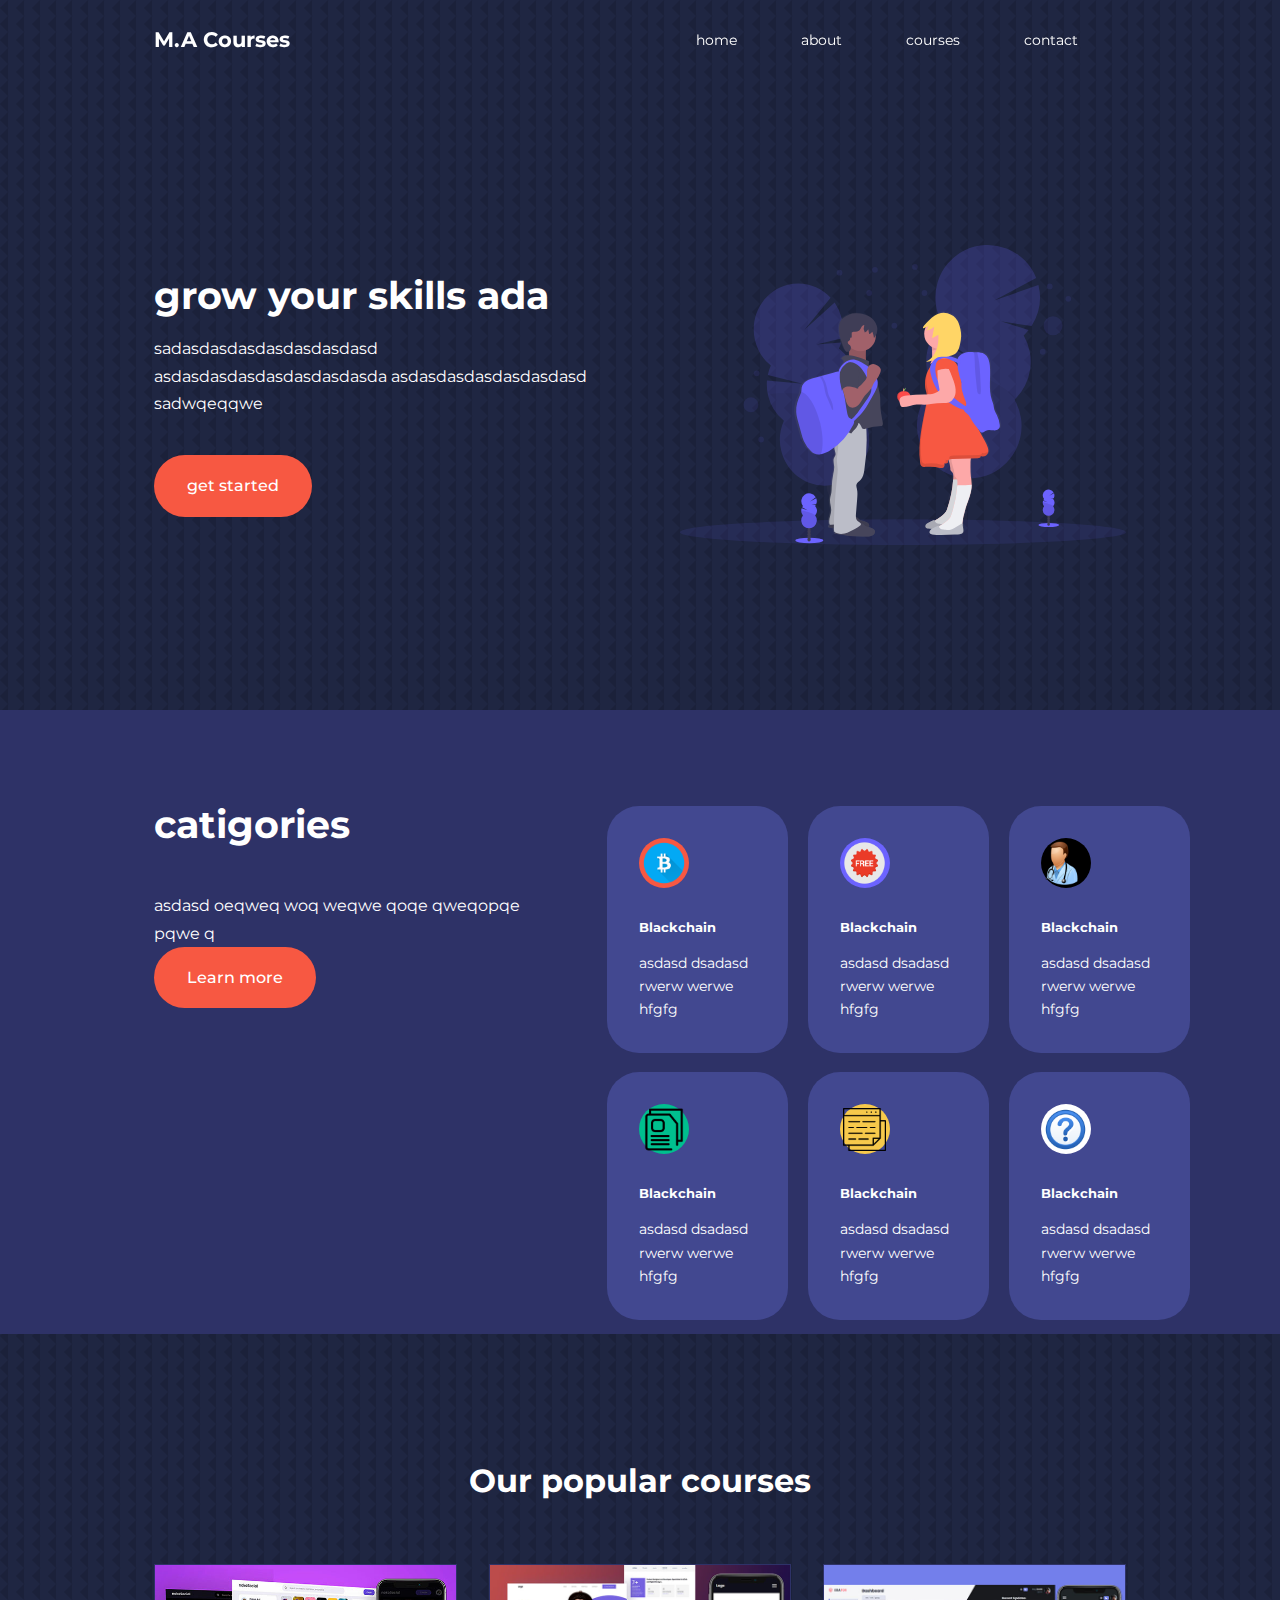
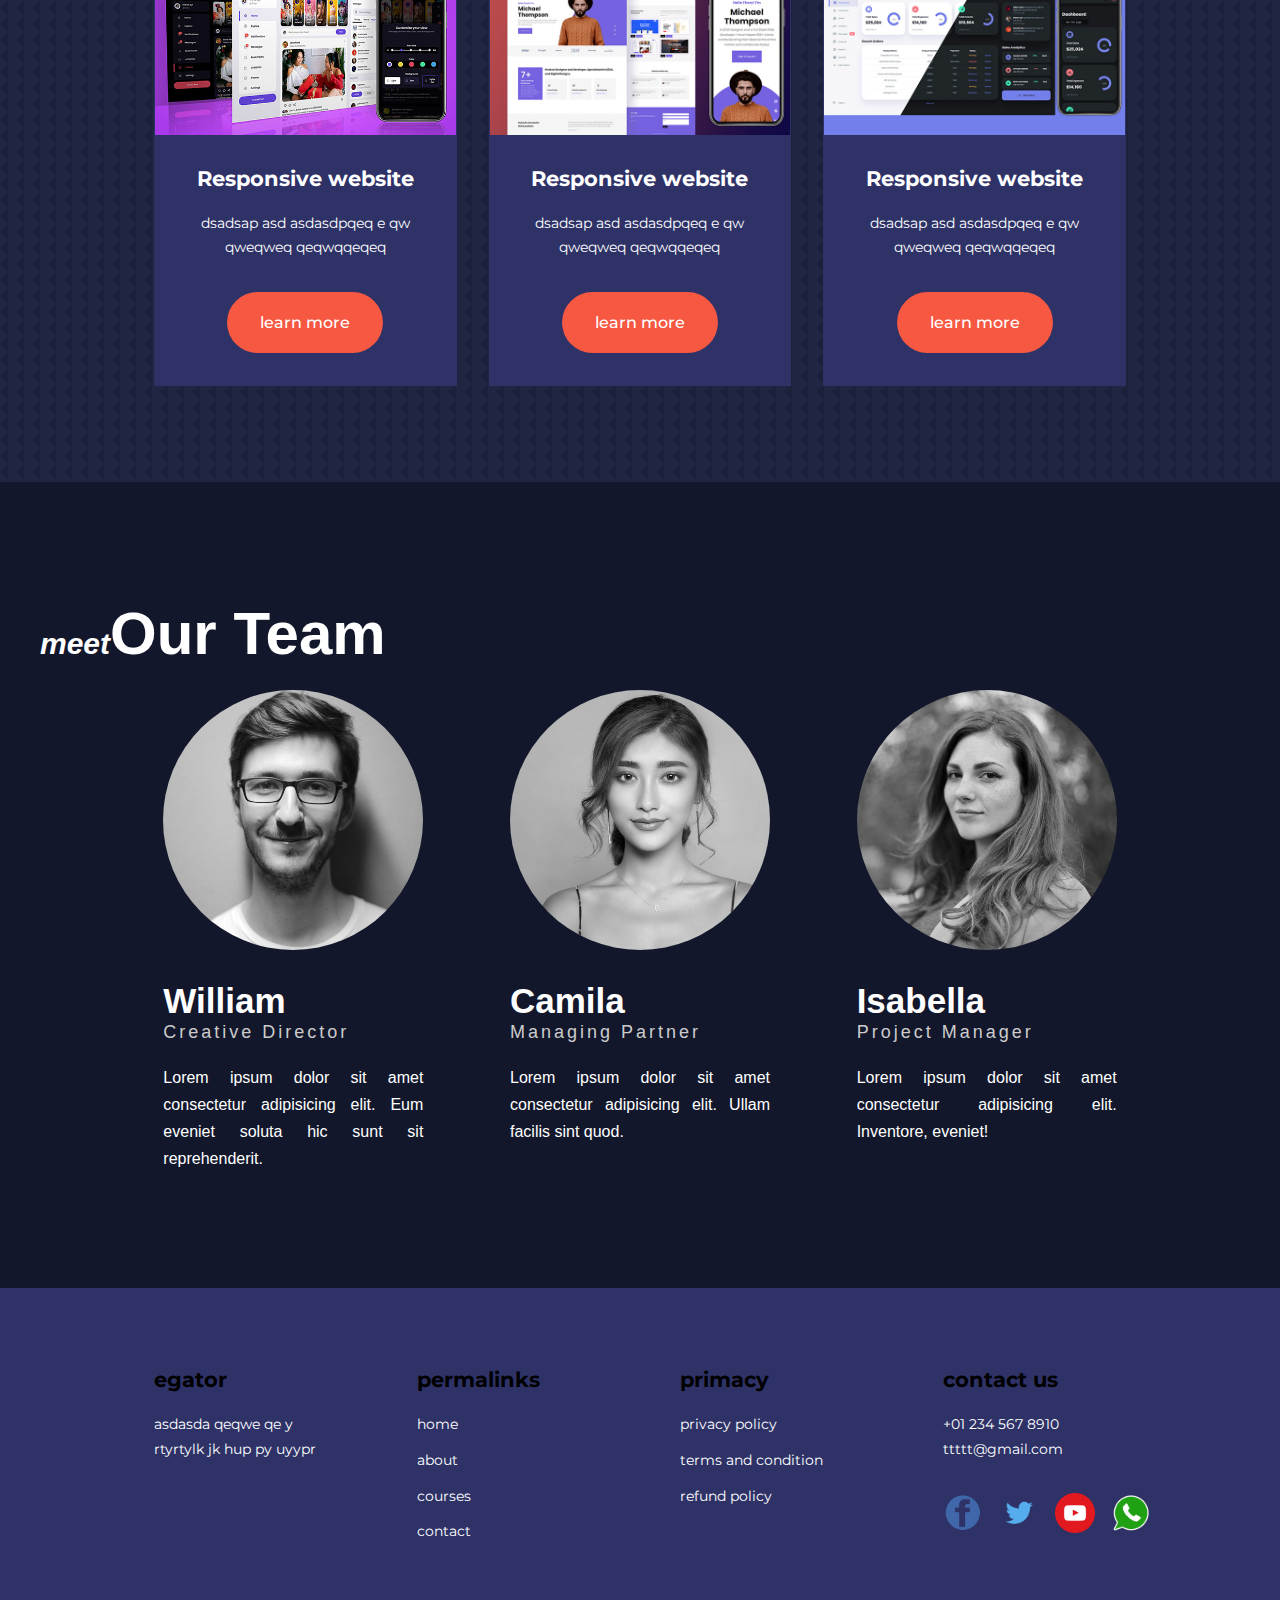
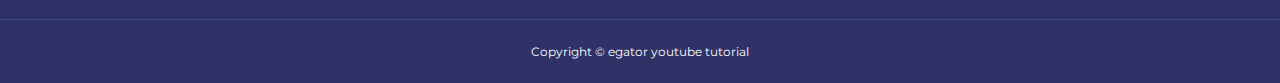
<file: index.html>
<!DOCTYPE html>
<html lang="en">
<head>
    <meta charset="UTF-8">
    <meta http-equiv="X-UA-Compatible" content="IE=edge">
    <meta name="viewport" content="width=device-width, initial-scale=1.0">
    <title>main page</title>

    <link
    rel="stylesheet"
    href="https://cdn.jsdelivr.net/npm/swiper@8/swiper-bundle.min.css"
  />
  <link rel="stylesheet" href="https://unicons.iconscout.com/release/v2.1.6/css/unicons.css">

    <link rel="stylesheet" href="./css/style.css">
    <link rel="stylesheet" href="https://cdnjs.cloudflare.com/ajax/libs/font-awesome/5.15.4/css/all.min.css">
    <link rel="preconnect" href="https://fonts.googleapis.com">
<link rel="preconnect" href="https://fonts.gstatic.com" crossorigin>
<link href="https://fonts.googleapis.com/css2?family=Montserrat:wght@300;400;500;600;700;800;900&display=swap" rel="stylesheet">
<style>
    body {
        background-image: url("./images/bg-texture.png");
    }
</style>
</head>
<body>
    <nav>
        <div class=" container  nav-container">
            <a href="index.html"><h4>M.A Courses</h4></a>
            <ul class="nav-menu">
                <li><a href="index.html">home</a></li>
                <li><a href="about.html">about</a></li>
                <li><a href="course.html">courses</a></li>
                <li><a href="contact.html">contact</a></li>
            </ul>
            <button id="open-menu-btn"><i class="uil uil-bars"></i></button>
            <button id="close-menu-btn"><i class="uil uil-multiply"></i></button>
        </div>
    </nav>
    <!---------------END OF NAVBAR-------------------->




    <header>
        <div class="container  header-container">
            <div class="header-left">
                <h1>grow your skills ada</h1>
                <p>sadasdasdasdasdasdasdasd asdasdasdasdasdasdasdasda asdasdasdasdasdasdasd sadwqeqqwe</p>
                <a href="course.html" class="btn  btn-primary">get started</a>
            </div>

            <div class="header-right">
                <div class="header-right-image">
                    <img src="./images/header.svg" alt="">
                </div>
            </div>
        </div>
    </header>
  <!---------------END OF HEADER-------------------->





  <section class="categories">
    <div class="container categories-container">
        <div class="catigories-left">
            <h1>catigories</h1>
            <p>asdasd oeqweq woq weqwe qoqe qweqopqe pqwe q</p>
            <a href="#" class="btn btn-primary">Learn more</a>
        </div>

        <div class="categories-right">
            <article class="category">
                <span class="category-icon"><img src="./images/Bitcoin.png" alt=""></span>
                <h5>Blackchain</h5>
                <p>asdasd dsadasd  rwerw  werwe  hfgfg</p>
            </article>
            <article class="category">
                <span class="category-icon"><img src="./images/free.png" alt=""></span>
                <h5>Blackchain</h5>
                <p>asdasd dsadasd  rwerw  werwe  hfgfg</p>
            </article>
            <article class="category">
                <span class="category-icon"><img src="./images/Doctor.png" alt=""></span>
                <h5>Blackchain</h5>
                <p>asdasd dsadasd  rwerw  werwe  hfgfg</p>
            </article>
            <article class="category">
                <span class="category-icon"><img src="./images/cv.png" alt=""></span>
                <h5>Blackchain</h5>
                <p>asdasd dsadasd  rwerw  werwe  hfgfg</p>
            </article>
            <article class="category">
                <span class="category-icon"><img src="./images/course new.png" alt=""></span>
                <h5>Blackchain</h5>
                <p>asdasd dsadasd  rwerw  werwe  hfgfg</p>
            </article>
            <article class="category">
                <span class="category-icon"><img src="./images/Help.png" alt=""></span>
                <h5>Blackchain</h5>
                <p>asdasd dsadasd  rwerw  werwe  hfgfg</p>
            </article>
        </div>
    </div>
  </section>
  <!---------END OF CATEGORIES-->


  <section class="courses">
    <h2>Our popular courses</h2>
    <div class="container courses-container" >
       <article class="course">
        <div class="course-image">
            <img src="./images/course1.jpg">
        </div>
            <div class="course-info">
                 <h4>Responsive website</h4>
                 <p>dsadsap asd asdasdpqeq e qw qweqweq qeqwqqeqeq</p>
                 <a href="course.html" class="btn btn-primary">learn more</a>
            </div>
        
       </article>

       <article class="course">
        <div class="course-image">
            <img src="./images/course2.jpg">
        </div>
        <div class="course-info">
            <h4>Responsive website</h4>
            <p>dsadsap asd asdasdpqeq e qw qweqweq qeqwqqeqeq</p>
            <a href="course.html" class="btn btn-primary">learn more</a>
        </div>
        
       </article>

       <article class="course">
        <div class="course-image">
            <img src="./images/course3.jpg">
        </div>
           <div class="course-info">
            <h4>Responsive website</h4>
            <p>dsadsap asd asdasdpqeq e qw qweqweq qeqwqqeqeq</p>
            <a href="course.html" class="btn btn-primary">learn more</a>
           </div>
       
       </article>
    </div>
  </section>
 <!---------END OF COURSES-->

<section class="our-team">
    <div class="ttt">
        <h1 class="hhh"><span>meet</span>Our Team</h1>
    
        <div class="profiles">
          <div class="profile">
            <img src="./images/img1.jpg" class="profile-img">
    
            <h3 class="user-name">William</h3>
            <h5>Creative Director</h5>
            <p>Lorem ipsum dolor sit amet consectetur adipisicing elit. Eum eveniet soluta hic sunt sit reprehenderit.</p>
          </div>
          <div class="profile">
            <img src="./images/img2.jpg" class="profile-img">
    
            <h3 class="user-name">Camila</h3>
            <h5>Managing Partner</h5>
            <p>Lorem ipsum dolor sit amet consectetur adipisicing elit. Ullam facilis sint quod.</p>
          </div>
          <div class="profile">
            <img src="./images/img3.jpg" class="profile-img">
    
            <h3 class="user-name">Isabella</h3>
            <h5>Project Manager</h5>
            <p>Lorem ipsum dolor sit amet consectetur adipisicing elit. Inventore, eveniet!</p>
          </div>
        </div>
      </div>
</section>
<!---------END OF OUR TEAM------->
<footer >
    <div class="container footer-container" >
        <div class="footer-1">
            <a href="index.html" class="footer-logo"><h4 class="lll" >egator</h4></a>
            <p>asdasda qeqwe qe y rtyrtylk jk  hup  py uyypr  </p>
        </div>

        <div class="footer-2">
            <h4 class="lll" >permalinks</h4>
            <ul  class="permalinks" >
                <li><a href="index.html">home</a></li>
                <li><a href="about.html">about</a></li>
                <li><a href="course.html">courses</a></li>
                <li><a href="contact.html">contact</a></li>
            </ul>
        </div>

        <div class="footer-3">
            <h4 class="lll" >primacy</h4>
            <ul  class="privacy" >
                <li><a href="#">privacy policy</a></li>
                <li><a href="#">terms and condition</a></li>
                <li><a href="#">refund policy</a></li>
            </ul>
        </div>

        <div class="footer-4">
            <h4 class="lll"  >contact us</h4>
            <div>
                <p>+01 234 567 8910</p>
                <p>ttttt@gmail.com</p>
            </div>

             <ul  class="footer-socails" >
                 <li><a href="#"><img src="./images/facebook.png" class="ooo" ></a></li>
                 <li><a href="#"><img src="./images/twitter.png" class="ooo" ></a></li>
                 <li><a href="#"><img src="./images/youtube2.png" class="ooo"  ></a></li>
                <li><a href="#"><img src="./images/whatsapp.png" class="ooo" ></a></li>
            </ul>
        </div>

       

    </div>
    <div class="footer-copyright">
        <small>Copyright &copy; egator youtube tutorial</small>
    </div>
</footer>
<!---------END OF FOOTER------->







<script src="https://cdn.jsdelivr.net/npm/swiper@8/swiper-bundle.min.js"></script>
  <script src="./main.js"></script>
</body>
</html>
</file>
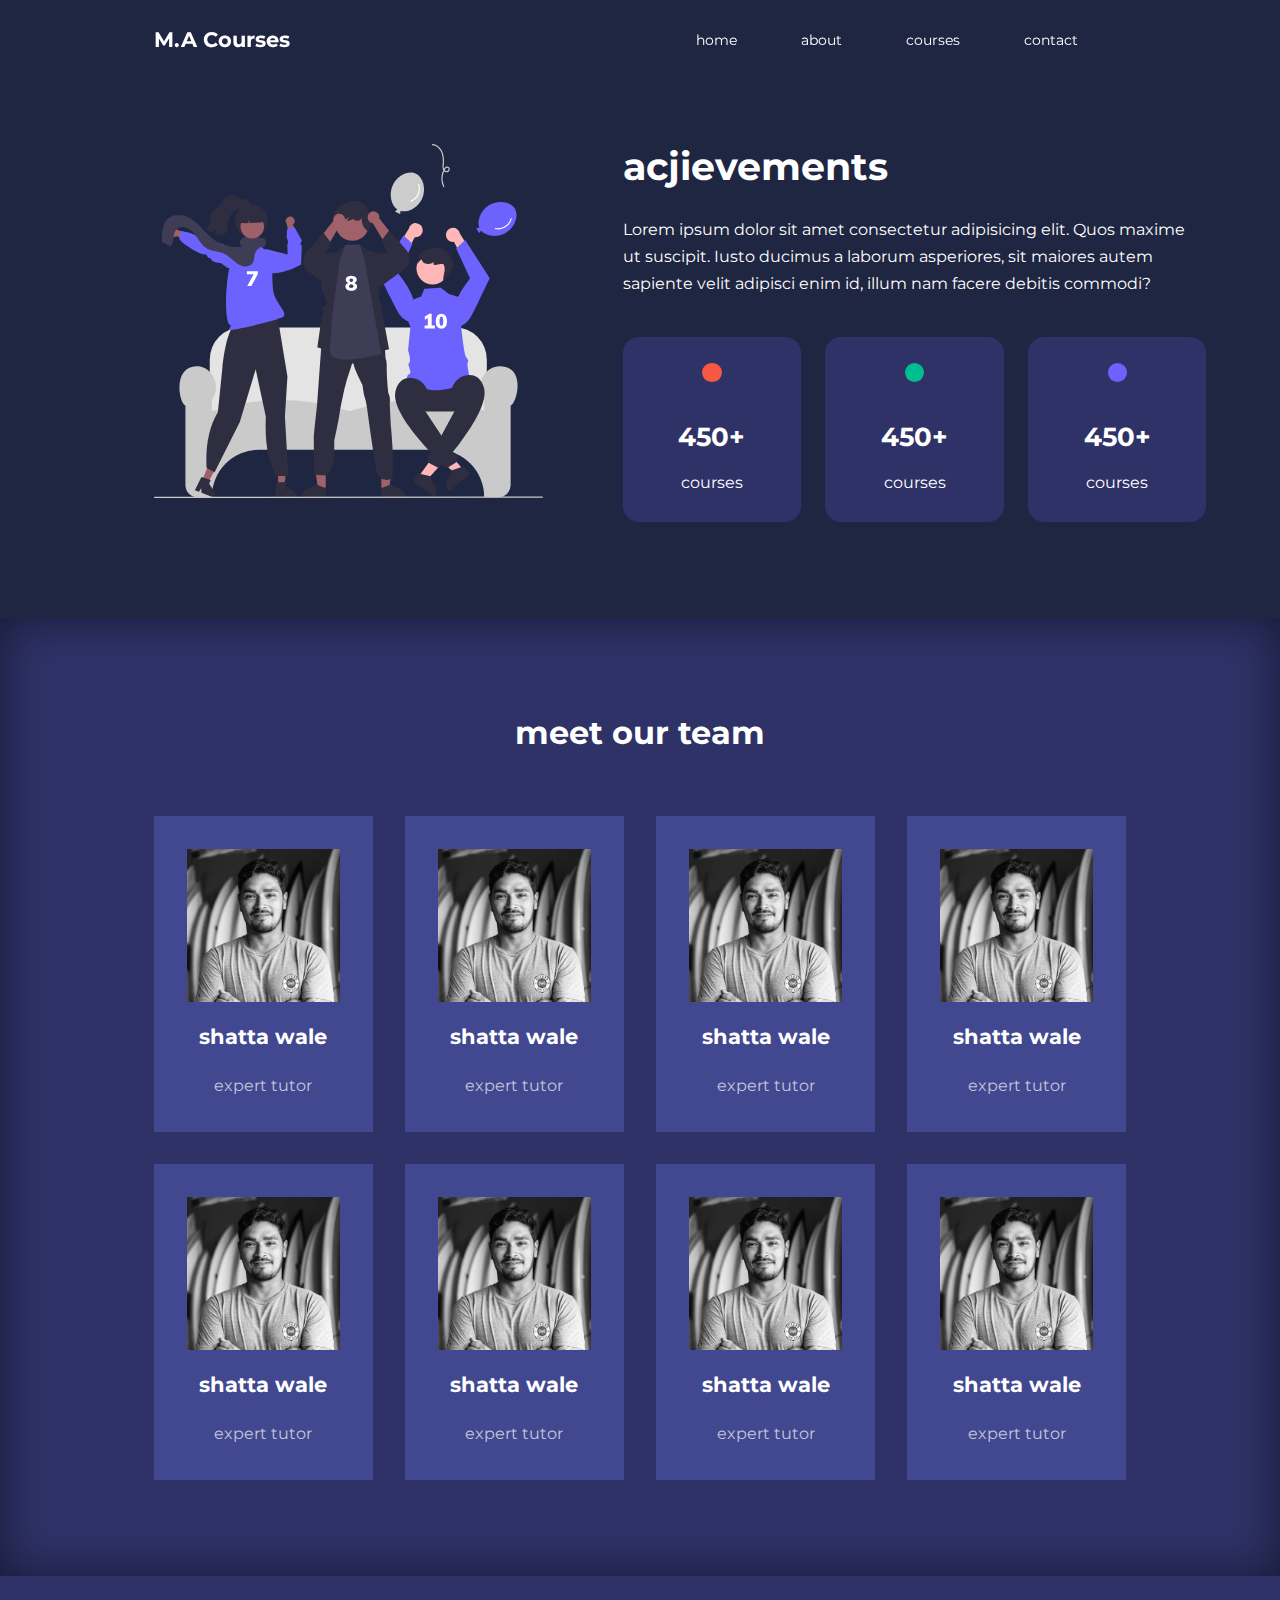
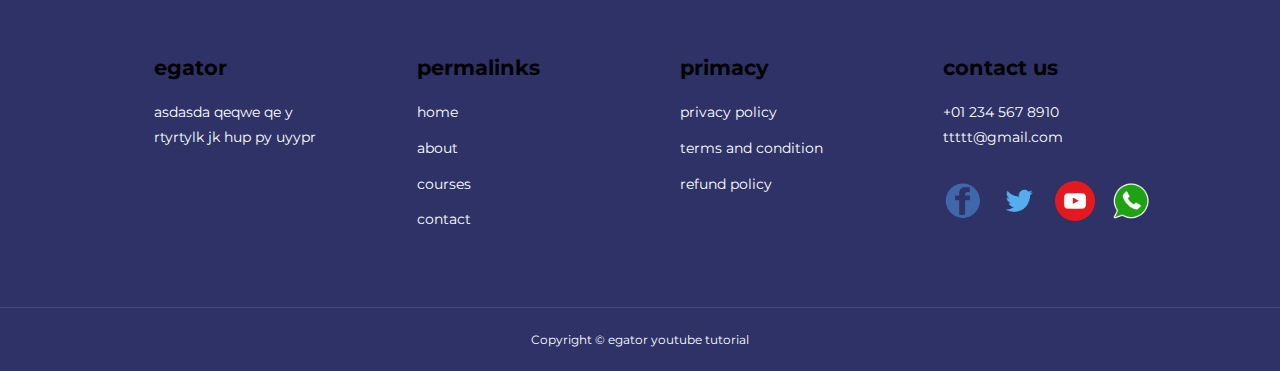
<file: about.html>
<!DOCTYPE html>
<html lang="en">
<head>
    <meta charset="UTF-8">
    <meta http-equiv="X-UA-Compatible" content="IE=edge">
    <meta name="viewport" content="width=device-width, initial-scale=1.0">
    <title>main page</title>
    <style>
        body {
            background-image: url("./images/bg-texture.png");
        }
    </style>

  <link rel="stylesheet" href="https://unicons.iconscout.com/release/v2.1.6/css/unicons.css">

    <link rel="stylesheet" href="./css/style.css">
    <link rel="stylesheet" href="./css/about.css">
    <link rel="stylesheet" href="https://cdnjs.cloudflare.com/ajax/libs/font-awesome/5.15.4/css/all.min.css">
    <link rel="preconnect" href="https://fonts.googleapis.com">
<link rel="preconnect" href="https://fonts.gstatic.com" crossorigin>
<link href="https://fonts.googleapis.com/css2?family=Montserrat:wght@300;400;500;600;700;800;900&display=swap" rel="stylesheet">
</head>
<body>
    <nav>
        <div class=" container  nav-container">
            <a href="index.html"><h4>M.A Courses</h4></a>
            <ul class="nav-menu">
                <li><a href="index.html">home</a></li>
                <li><a href="about.html">about</a></li>
                <li><a href="course.html">courses</a></li>
                <li><a href="contact.html">contact</a></li>
            </ul>
            <button id="open-menu-btn"><i class="uil uil-bars"></i></button>
            <button id="close-menu-btn"><i class="uil uil-multiply"></i></button>
        </div>
    </nav>
    <!---------------END OF NAVBAR-------------------->

    <section class="about-achievements">
        <div class="container about-achievements-container">
            <div class="about-achievements-left">
                <img src="./images/about achievements.svg">
            </div>
            <div class="about-achievements-right">
                <h1>acjievements</h1>
                <p> Lorem ipsum dolor sit amet consectetur adipisicing elit. Quos maxime ut suscipit. Iusto ducimus a laborum asperiores, sit maiores autem sapiente velit adipisci enim id, illum nam facere debitis commodi?</p>
                <div class="achievements-cards">
                    <article class="achievements-card">
                        <span class="achievements-icon">
                            <i class="uil uil-presentation-play"></i>
                        </span>
                        <h3>450+</h3>
                        <p>courses</p>
                    </article>

                    <article class="achievements-card">
                        <span class="achievements-icon">
                            <i class="uil uil-user"></i>
                        </span>
                        <h3>450+</h3>
                        <p>courses</p>
                    </article>

                    <article class="achievements-card">
                        <span class="achievements-icon">
                            <i class="uil uil-medal"></i>
                        </span>
                        <h3>450+</h3>
                        <p>courses</p>
                    </article>
                </div>
            </div>
        </div>
    </section>
    <!--------END OF ACHIEVEMENTS---->



    <section class="team">
        <h2>meet our team</h2>
        <div class="container team-container" >
            <article class="team-member">
                <div class="team-member-image" >
                    <img src="./images/tm1.jpg">
                </div>
                <div class="team-member-info" >
                    <h4>shatta wale</h4>
                    <p>expert tutor</p>
                </div>
                <div class="team-member-socials" >
                    <a href="#" target="_blank" ><i class="uil uil-instagram"></i></a>
                    <a href="#" target="_blank" ><i class="uil uil-twitter"></i></a>
                    <a href="#" target="_blank" ><i class="uil uil-linkedin-alt"></i></a>
                </div>
            </article>

            <article class="team-member">
                <div class="team-member-image" >
                    <img src="./images/tm1.jpg">
                </div>
                <div class="team-member-info" >
                    <h4>shatta wale</h4>
                    <p>expert tutor</p>
                </div>
                <div class="team-member-socials" >
                    <a href="#" target="_blank" ><i class="uil uil-instagram"></i></a>
                    <a href="#" target="_blank" ><i class="uil uil-twitter"></i></a>
                    <a href="#" target="_blank" ><i class="uil uil-linkedin-alt"></i></a>
                </div>
            </article>

            <article class="team-member">
                <div class="team-member-image" >
                    <img src="./images/tm1.jpg">
                </div>
                <div class="team-member-info" >
                    <h4>shatta wale</h4>
                    <p>expert tutor</p>
                </div>
                <div class="team-member-socials" >
                    <a href="#" target="_blank" ><i class="uil uil-instagram"></i></a>
                    <a href="#" target="_blank" ><i class="uil uil-twitter"></i></a>
                    <a href="#" target="_blank" ><i class="uil uil-linkedin-alt"></i></a>
                </div>
            </article>

            <article class="team-member">
                <div class="team-member-image" >
                    <img src="./images/tm1.jpg">
                </div>
                <div class="team-member-info" >
                    <h4>shatta wale</h4>
                    <p>expert tutor</p>
                </div>
                <div class="team-member-socials" >
                    <a href="#" target="_blank" ><i class="uil uil-instagram"></i></a>
                    <a href="#" target="_blank" ><i class="uil uil-twitter"></i></a>
                    <a href="#" target="_blank" ><i class="uil uil-linkedin-alt"></i></a>
                </div>
            </article>
            
            <article class="team-member">
                <div class="team-member-image" >
                    <img src="./images/tm1.jpg">
                </div>
                <div class="team-member-info" >
                    <h4>shatta wale</h4>
                    <p>expert tutor</p>
                </div>
                <div class="team-member-socials" >
                    <a href="#" target="_blank" ><i class="uil uil-instagram"></i></a>
                    <a href="#" target="_blank" ><i class="uil uil-twitter"></i></a>
                    <a href="#" target="_blank" ><i class="uil uil-linkedin-alt"></i></a>
                </div>
            </article>
            
            <article class="team-member">
                <div class="team-member-image" >
                    <img src="./images/tm1.jpg">
                </div>
                <div class="team-member-info" >
                    <h4>shatta wale</h4>
                    <p>expert tutor</p>
                </div>
                <div class="team-member-socials" >
                    <a href="#" target="_blank" ><i class="uil uil-instagram"></i></a>
                    <a href="#" target="_blank" ><i class="uil uil-twitter"></i></a>
                    <a href="#" target="_blank" ><i class="uil uil-linkedin-alt"></i></a>
                </div>
            </article>

            <article class="team-member">
                <div class="team-member-image" >
                    <img src="./images/tm1.jpg">
                </div>
                <div class="team-member-info" >
                    <h4>shatta wale</h4>
                    <p>expert tutor</p>
                </div>
                <div class="team-member-socials" >
                    <a href="#" target="_blank" ><i class="uil uil-instagram"></i></a>
                    <a href="#" target="_blank" ><i class="uil uil-twitter"></i></a>
                    <a href="#" target="_blank" ><i class="uil uil-linkedin-alt"></i></a>
                </div>
            </article>

            <article class="team-member">
                <div class="team-member-image" >
                    <img src="./images/tm1.jpg">
                </div>
                <div class="team-member-info" >
                    <h4>shatta wale</h4>
                    <p>expert tutor</p>
                </div>
                <div class="team-member-socials" >
                    <a href="#" target="_blank" ><i class="uil uil-instagram"></i></a>
                    <a href="#" target="_blank" ><i class="uil uil-twitter"></i></a>
                    <a href="#" target="_blank" ><i class="uil uil-linkedin-alt"></i></a>
                </div>
            </article>

            
        </div>
    </section>
       <!--------END OF meet our team---->






















    <footer >
        <div class="container footer-container" >
            <div class="footer-1">
                <a href="index.html" class="footer-logo"><h4 class="lll" >egator</h4></a>
                <p>asdasda qeqwe qe y rtyrtylk jk  hup  py uyypr  </p>
            </div>
    
            <div class="footer-2">
                <h4 class="lll" >permalinks</h4>
                <ul  class="permalinks" >
                    <li><a href="index.html">home</a></li>
                    <li><a href="about.html">about</a></li>
                    <li><a href="course.html">courses</a></li>
                    <li><a href="contact.html">contact</a></li>
                </ul>
            </div>
    
            <div class="footer-3">
                <h4 class="lll" >primacy</h4>
                <ul  class="privacy" >
                    <li><a href="#">privacy policy</a></li>
                    <li><a href="#">terms and condition</a></li>
                    <li><a href="#">refund policy</a></li>
                </ul>
            </div>
    
            <div class="footer-4">
                <h4 class="lll"  >contact us</h4>
                <div>
                    <p>+01 234 567 8910</p>
                    <p>ttttt@gmail.com</p>
                </div>
    
                 <ul  class="footer-socails" >
                     <li><a href="#"><img src="./images/facebook.png" class="ooo" ></a></li>
                     <li><a href="#"><img src="./images/twitter.png" class="ooo" ></a></li>
                     <li><a href="#"><img src="./images/youtube2.png" class="ooo"  ></a></li>
                    <li><a href="#"><img src="./images/whatsapp.png" class="ooo" ></a></li>
                </ul>
            </div>
    
           
    
        </div>
        <div class="footer-copyright">
            <small>Copyright &copy; egator youtube tutorial</small>
        </div>
    </footer>
    <!---------END OF FOOTER------->
    
    
    
    
    
    
    
   
      <script src="./main.js"></script>
 </body>
</html>
</file>
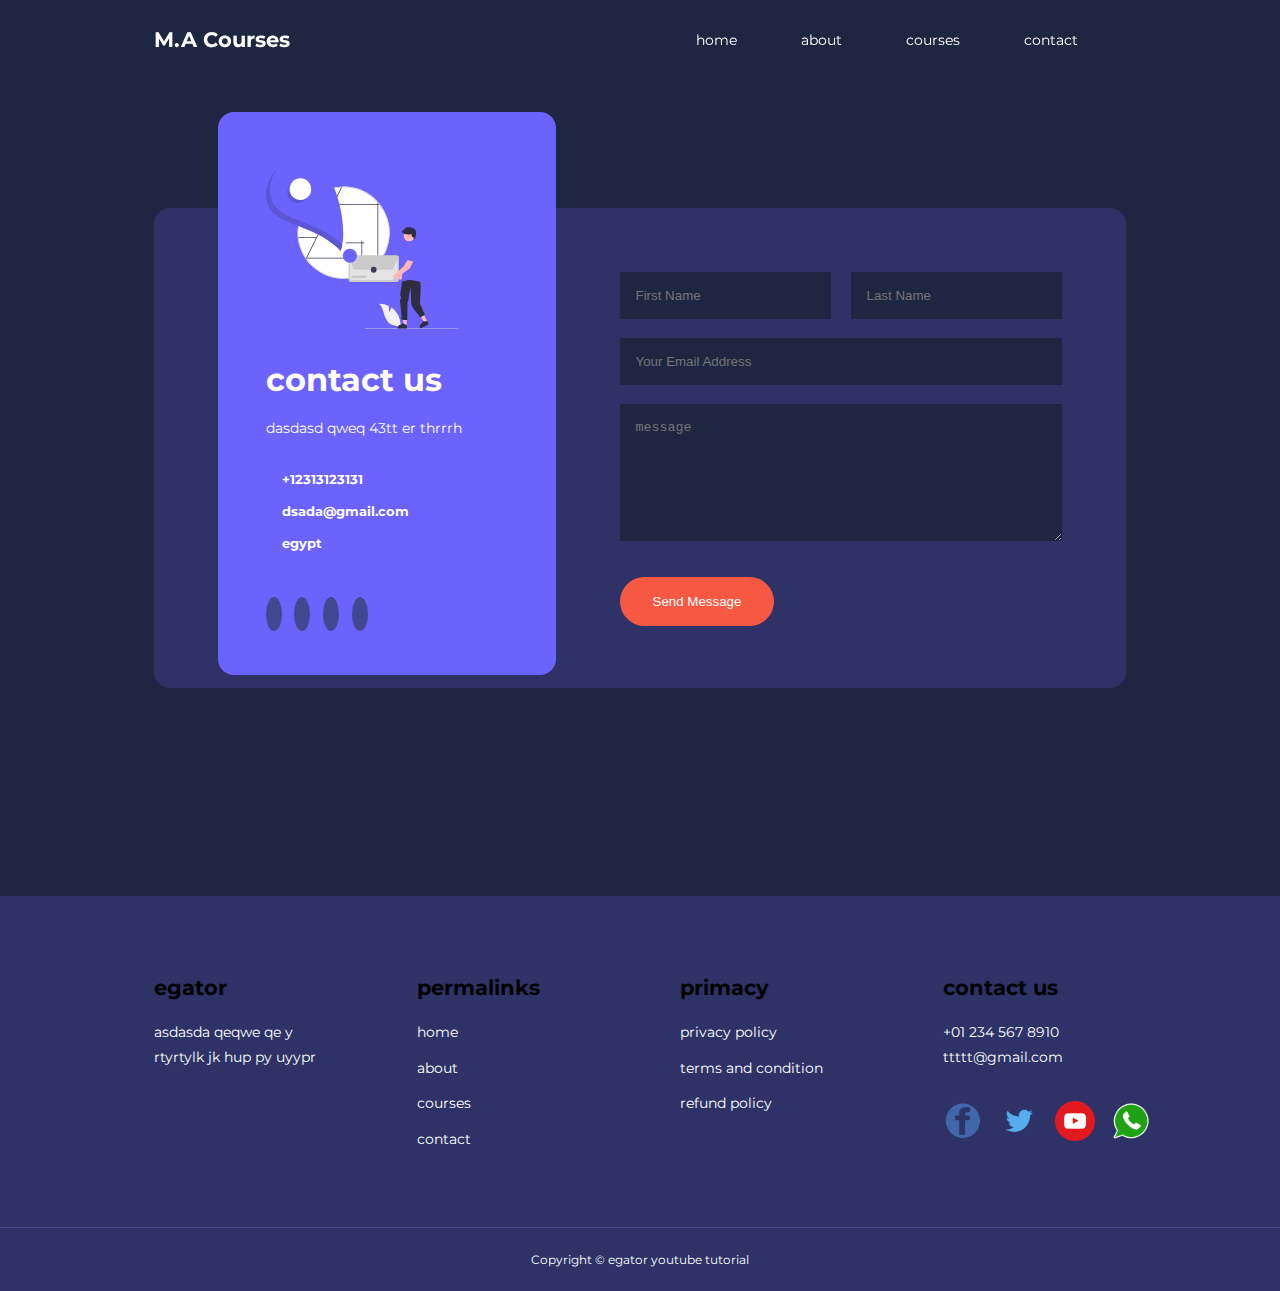
<file: contact.html>
<!DOCTYPE html>
<html lang="en">
<head>
    <meta charset="UTF-8">
    <meta http-equiv="X-UA-Compatible" content="IE=edge">
    <meta name="viewport" content="width=device-width, initial-scale=1.0">
    <title>main page</title>
    <style>
        body {
            background-image: url("./images/bg-texture.png");
        }
    </style>

  <link rel="stylesheet" href="https://unicons.iconscout.com/release/v2.1.6/css/unicons.css">

    <link rel="stylesheet" href="./css/style.css">
    <link rel="stylesheet" href="./css/contact.css">
    <link rel="stylesheet" href="https://cdnjs.cloudflare.com/ajax/libs/font-awesome/5.15.4/css/all.min.css">
    <link rel="preconnect" href="https://fonts.googleapis.com">
<link rel="preconnect" href="https://fonts.gstatic.com" crossorigin>
<link href="https://fonts.googleapis.com/css2?family=Montserrat:wght@300;400;500;600;700;800;900&display=swap" rel="stylesheet">
</head>
<body>
    <nav>
        <div class=" container  nav-container">
            <a href="index.html"><h4>M.A Courses</h4></a>
            <ul class="nav-menu">
                <li><a href="index.html">home</a></li>
                <li><a href="about.html">about</a></li>
                <li><a href="course.html">courses</a></li>
                <li><a href="contact.html">contact</a></li>
            </ul>
            <button id="open-menu-btn"><i class="uil uil-bars"></i></button>
            <button id="close-menu-btn"><i class="uil uil-multiply"></i></button>
        </div>
    </nav>
    <!---------------END OF NAVBAR-------------------->




    <section  class="contact" >
        <div class="container contact-container" >
            <aside class="contact-aside">
                <div class="aside-image">
                    <img src="./images/contact.svg" >
                </div>
                <h2>contact us</h2>
                <p>dasdasd qweq 43tt er thrrrh</p>
                <ul class="contact-details">
                    <li>
                        <i class="uil uil-phone"></i>
                        <h5>+12313123131</h5>
                    </li>
                    <li>
                        <i class="uil uil-envelope-upload"></i>
                        <h5>dsada@gmail.com</h5>
                    </li>
                    <li>
                        <i class="uil uil-location-point"></i>
                        <h5>egypt</h5>
                    </li>
                </ul>
                <ul class="contact-socials">
                    <li>
                        <a href="#"><i class="uil uil-facebook-f"></i></a>
                    </li>
                    <li>
                        <a href="#"><i class="uil uil-whatsapp"></i></a>
                    </li>
                    <li>
                        <a href="#"><i class="uil uil-twitter"></i></a>
                    </li>
                    <li>
                        <a href="#"><i class="uil uil-linkedin-alt"></i></a>
                    </li>
                </ul>
            </aside>



            <form  action="https://formspree.io/f/mjvzgzja" method="POST"  class="contact-form" >
                <div class="form-name">
                    <input type="text" name="First Name" placeholder="First Name" required >
                    <input type="text" name="Last Name" placeholder="Last Name" required>
                </div>
                <input type="email" name="Email Address" placeholder="Your Email Address" required >
               <textarea name="Message"  rows="7" placeholder="message" required ></textarea>
               <button type="submit" class="btn btn-primary" >Send Message</button>
            </form>

        </div>
    </section>























    <footer >
        <div class="container footer-container" >
            <div class="footer-1">
                <a href="index.html" class="footer-logo"><h4 class="lll" >egator</h4></a>
                <p>asdasda qeqwe qe y rtyrtylk jk  hup  py uyypr  </p>
            </div>
    
            <div class="footer-2">
                <h4 class="lll" >permalinks</h4>
                <ul  class="permalinks" >
                    <li><a href="index.html">home</a></li>
                    <li><a href="about.html">about</a></li>
                    <li><a href="course.html">courses</a></li>
                    <li><a href="contact.html">contact</a></li>
                </ul>
            </div>
    
            <div class="footer-3">
                <h4 class="lll" >primacy</h4>
                <ul  class="privacy" >
                    <li><a href="#">privacy policy</a></li>
                    <li><a href="#">terms and condition</a></li>
                    <li><a href="#">refund policy</a></li>
                </ul>
            </div>
    
            <div class="footer-4">
                <h4 class="lll"  >contact us</h4>
                <div>
                    <p>+01 234 567 8910</p>
                    <p>ttttt@gmail.com</p>
                </div>
    
                 <ul  class="footer-socails" >
                     <li><a href="#"><img src="./images/facebook.png" class="ooo" ></a></li>
                     <li><a href="#"><img src="./images/twitter.png" class="ooo" ></a></li>
                     <li><a href="#"><img src="./images/youtube2.png" class="ooo"  ></a></li>
                    <li><a href="#"><img src="./images/whatsapp.png" class="ooo" ></a></li>
                </ul>
            </div>
    
           
    
        </div>
        <div class="footer-copyright">
            <small>Copyright &copy; egator youtube tutorial</small>
        </div>
    </footer>
    <!---------END OF FOOTER------->
    
    
    
    
    
    
    
   
      <script src="./main.js"></script>
 </body>
</html>
</file>
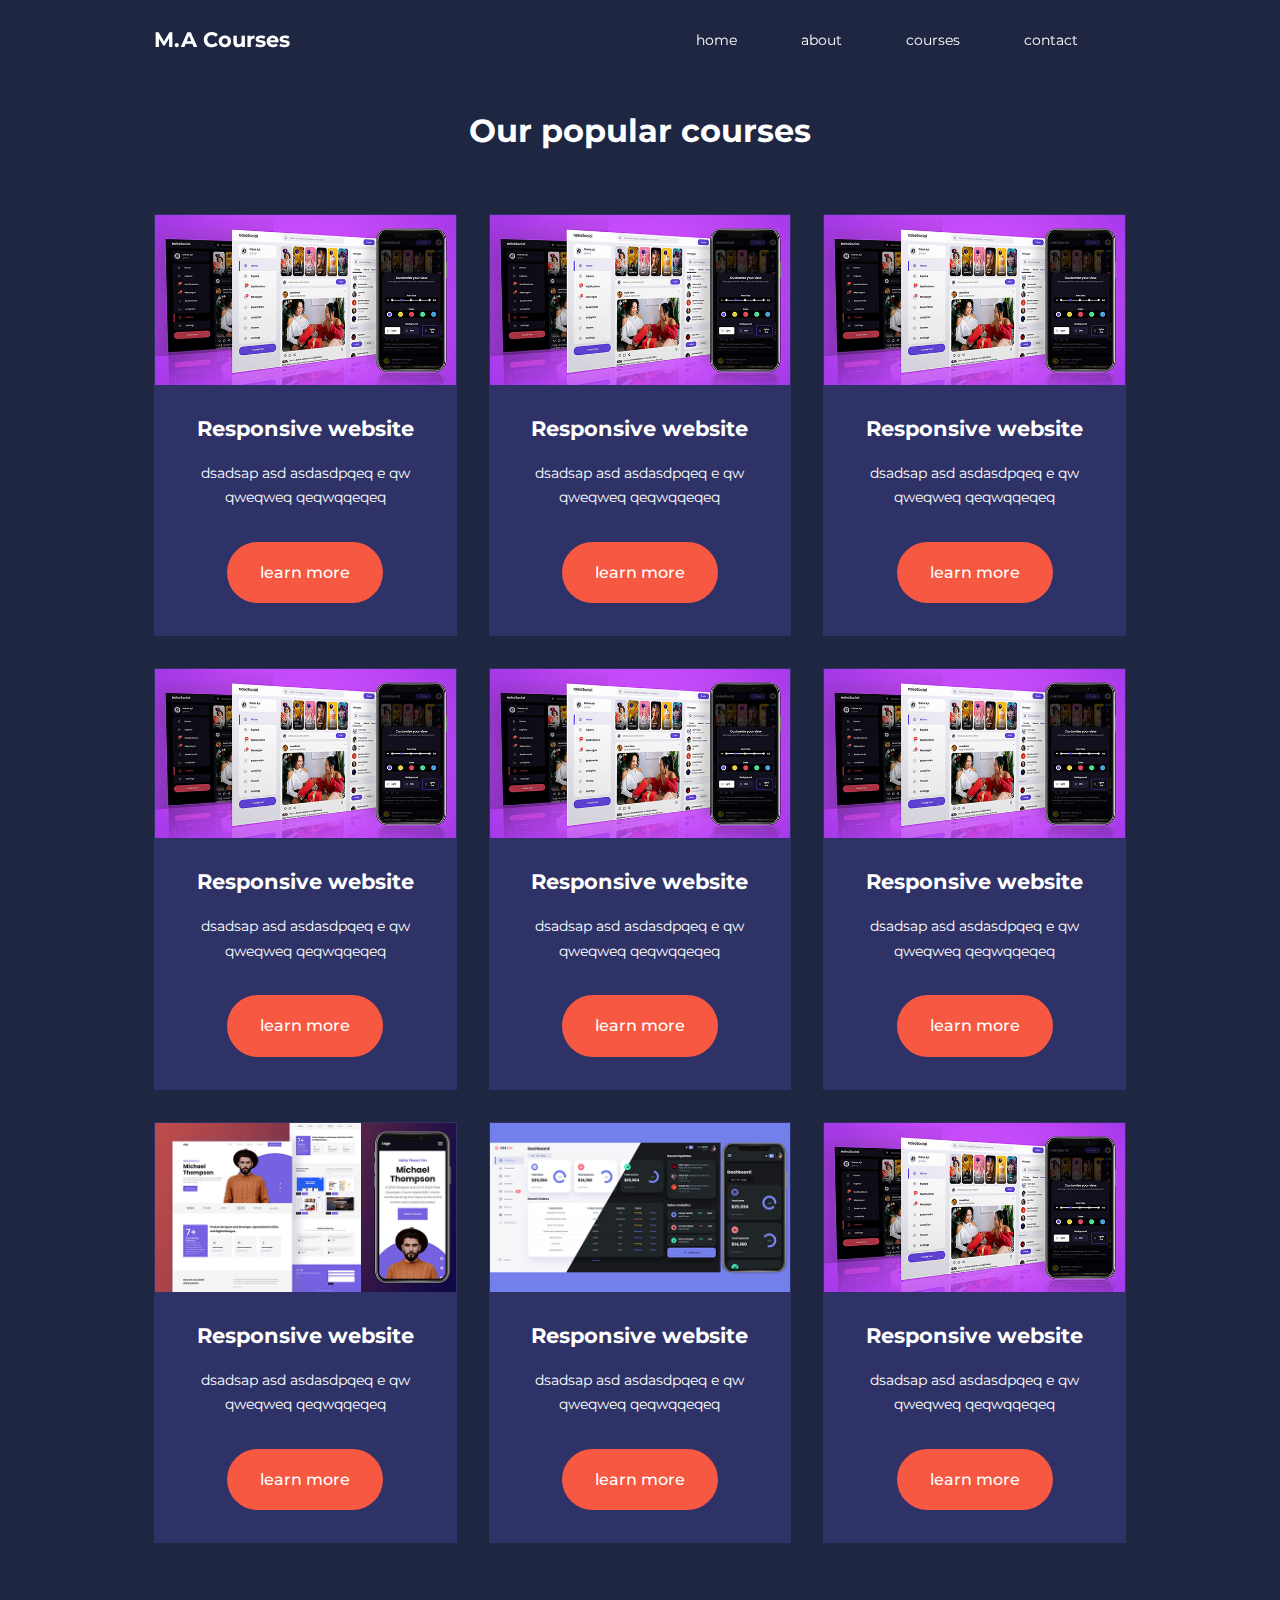
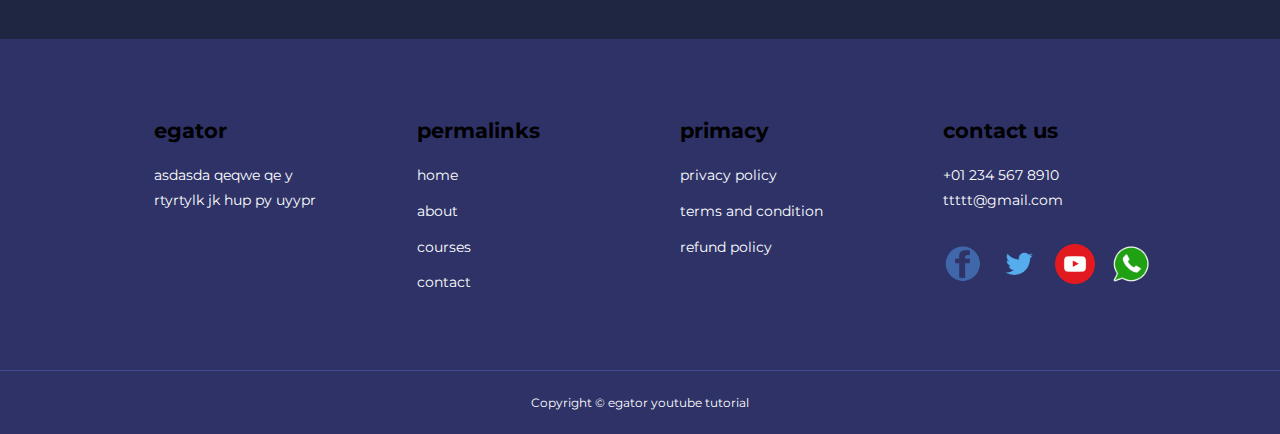
<file: course.html>
<!DOCTYPE html>
<html lang="en">
<head>
    <meta charset="UTF-8">
    <meta http-equiv="X-UA-Compatible" content="IE=edge">
    <meta name="viewport" content="width=device-width, initial-scale=1.0">
    <title>main page</title>


  <link rel="stylesheet" href="https://unicons.iconscout.com/release/v2.1.6/css/unicons.css">

    <link rel="stylesheet" href="./css/style.css">
    <style>
        .courses {
            margin-top: 1rem;
        }
    </style>
    <link rel="stylesheet" href="https://cdnjs.cloudflare.com/ajax/libs/font-awesome/5.15.4/css/all.min.css">
    <link rel="preconnect" href="https://fonts.googleapis.com">
<link rel="preconnect" href="https://fonts.gstatic.com" crossorigin>
<link href="https://fonts.googleapis.com/css2?family=Montserrat:wght@300;400;500;600;700;800;900&display=swap" rel="stylesheet">
</head>
<body>
    <nav>
        <div class=" container  nav-container">
            <a href="index.html"><h4>M.A Courses</h4></a>
            <ul class="nav-menu">
                <li><a href="index.html">home</a></li>
                <li><a href="about.html">about</a></li>
                <li><a href="course.html">courses</a></li>
                <li><a href="contact.html">contact</a></li>
            </ul>
            <button id="open-menu-btn"><i class="uil uil-bars"></i></button>
            <button id="close-menu-btn"><i class="uil uil-multiply"></i></button>
        </div>
    </nav>
    <!---------------END OF NAVBAR-------------------->











    <section class="courses">
        <h2>Our popular courses</h2>
        <div class="container courses-container" >
           <article class="course">
            <div class="course-image">
                <img src="./images/course1.jpg">
            </div>
                <div class="course-info">
                     <h4>Responsive website</h4>
                     <p>dsadsap asd asdasdpqeq e qw qweqweq qeqwqqeqeq</p>
                     <a href="course.html" class="btn btn-primary">learn more</a>
                </div>
            
           </article>

           <article class="course">
            <div class="course-image">
                <img src="./images/course1.jpg">
            </div>
                <div class="course-info">
                     <h4>Responsive website</h4>
                     <p>dsadsap asd asdasdpqeq e qw qweqweq qeqwqqeqeq</p>
                     <a href="course.html" class="btn btn-primary">learn more</a>
                </div>
            
           </article>

           <article class="course">
            <div class="course-image">
                <img src="./images/course1.jpg">
            </div>
                <div class="course-info">
                     <h4>Responsive website</h4>
                     <p>dsadsap asd asdasdpqeq e qw qweqweq qeqwqqeqeq</p>
                     <a href="course.html" class="btn btn-primary">learn more</a>
                </div>
            
           </article>

           <article class="course">
            <div class="course-image">
                <img src="./images/course1.jpg">
            </div>
                <div class="course-info">
                     <h4>Responsive website</h4>
                     <p>dsadsap asd asdasdpqeq e qw qweqweq qeqwqqeqeq</p>
                     <a href="course.html" class="btn btn-primary">learn more</a>
                </div>
            
           </article>

           <article class="course">
            <div class="course-image">
                <img src="./images/course1.jpg">
            </div>
                <div class="course-info">
                     <h4>Responsive website</h4>
                     <p>dsadsap asd asdasdpqeq e qw qweqweq qeqwqqeqeq</p>
                     <a href="course.html" class="btn btn-primary">learn more</a>
                </div>
            
           </article>

           <article class="course">
            <div class="course-image">
                <img src="./images/course1.jpg">
            </div>
                <div class="course-info">
                     <h4>Responsive website</h4>
                     <p>dsadsap asd asdasdpqeq e qw qweqweq qeqwqqeqeq</p>
                     <a href="course.html" class="btn btn-primary">learn more</a>
                </div>
            
           </article>
    
           <article class="course">
            <div class="course-image">
                <img src="./images/course2.jpg">
            </div>
            <div class="course-info">
                <h4>Responsive website</h4>
                <p>dsadsap asd asdasdpqeq e qw qweqweq qeqwqqeqeq</p>
                <a href="course.html" class="btn btn-primary">learn more</a>
            </div>
            
           </article>
    
           <article class="course">
            <div class="course-image">
                <img src="./images/course3.jpg">
            </div>
               <div class="course-info">
                <h4>Responsive website</h4>
                <p>dsadsap asd asdasdpqeq e qw qweqweq qeqwqqeqeq</p>
                <a href="course.html" class="btn btn-primary">learn more</a>
               </div>
           
           </article>

           <article class="course">
            <div class="course-image">
                <img src="./images/course1.jpg">
            </div>
                <div class="course-info">
                     <h4>Responsive website</h4>
                     <p>dsadsap asd asdasdpqeq e qw qweqweq qeqwqqeqeq</p>
                     <a href="course.html" class="btn btn-primary">learn more</a>
                </div>
            
           </article>

        </div>
      </section>
     <!---------END OF COURSES-->













































<footer >
    <div class="container footer-container" >
        <div class="footer-1">
            <a href="index.html" class="footer-logo"><h4 class="lll" >egator</h4></a>
            <p>asdasda qeqwe qe y rtyrtylk jk  hup  py uyypr  </p>
        </div>

        <div class="footer-2">
            <h4 class="lll" >permalinks</h4>
            <ul  class="permalinks" >
                <li><a href="index.html">home</a></li>
                <li><a href="about.html">about</a></li>
                <li><a href="course.html">courses</a></li>
                <li><a href="contact.html">contact</a></li>
            </ul>
        </div>

        <div class="footer-3">
            <h4 class="lll" >primacy</h4>
            <ul  class="privacy" >
                <li><a href="#">privacy policy</a></li>
                <li><a href="#">terms and condition</a></li>
                <li><a href="#">refund policy</a></li>
            </ul>
        </div>

        <div class="footer-4">
            <h4 class="lll"  >contact us</h4>
            <div>
                <p>+01 234 567 8910</p>
                <p>ttttt@gmail.com</p>
            </div>

             <ul  class="footer-socails" >
                 <li><a href="#"><img src="./images/facebook.png" class="ooo" ></a></li>
                 <li><a href="#"><img src="./images/twitter.png" class="ooo" ></a></li>
                 <li><a href="#"><img src="./images/youtube2.png" class="ooo"  ></a></li>
                <li><a href="#"><img src="./images/whatsapp.png" class="ooo" ></a></li>
            </ul>
        </div>

       

    </div>
    <div class="footer-copyright">
        <small>Copyright &copy; egator youtube tutorial</small>
    </div>
</footer>
<!---------END OF FOOTER------->








  <script src="./main.js"></script>
</body>
</html>
</file>
<file: css/style.css>
*{
    margin: 0;
    padding: 0;
    border: 0;
    outline: 0;
    text-decoration: none;
    list-style: none;
    box-sizing: border-box;
}
:root {
    --color-primary: #6c63ff;
    --color-success:#00bf8e;
    --color-warning:#f7c94b;
    --color-danger:#f75842;
    --color-danger-varient:rgba(247,88,66,.4);
    --color-white:#fff;
    --color-light:rgba(255,255,255,.7);
    --color-black:#000;
    --color-bg:#1f2642;
    --color-bg1:#2e3267;
    --color-bg2:#424890;

    --container-width-leg:76%;
    --container-width-md:90%;
    --container-width-sm:94%;

    --transition:all 400ms ease:
}
body{
    font-family: 'Montserrat', sans-serif;
    line-height: 1.7;
    color: var(--color-white);
    background: var(--color-bg);
}
.container {
    width: var(--container-width-leg);
    margin: 0 auto;
}
section {
    padding: 6rem 0;
}
section h2 {
    text-align: center;
    margin-bottom: 4rem;
}
h1,
h2,
h3,
h4,
h5 {
    line-height: 1.2;
}
h1{
    font-size: 2.4rem;
}
h2{
    font-size: 2rem;
}
h3 {
    font-size:1.6rem ;
}
h4 {
    font-size:1.3rem ;
}
a {
    color: var(--color-white);
}
img{
    width: 100%;
    display: block;
    object-fit: cover;
}
.btn {
    display: inline-block;
    background: var(--color-white);
    color: var(--color-black);
    padding: 1rem 2rem;
    border: 1px solid transparent;
    font-weight: 500;
    transition: var(--transition);
}
.btn :hover {
    background: transparent;
    color: var(--color-white);
    border-color: var(--color-white);
}
.btn-primary {
    background: var(--color-danger);
    color: var(--color-white);
    border-radius: 300px;
    transition: .5s;
}
.btn-primary:hover{
    transform: translateY(.7rem);
    color: #00bf8e;
    background: var(--color-warning);
}
/*................ navbar................*/
nav {
    background: transparent;
    width: 100vw;
    height: 5rem;
    position: fixed;
    top: 0;
    z-index: 11;
}

/*----change navbar using js-----*/
.window-scroll {
    background: var(--color-primary);
    box-shadow: 0 1rem 2rem rgba(0,0,0,0.2);
}


.nav-container{
    height: 100%;
    display: flex;
    justify-content: space-between;
    align-items: center;
}

nav button {
    display: none;
}
.nav-menu {
    display: flex;
    align-items: center;
    gap: 4rem;
    margin-right: 3rem;
}
.nav-menu a {
    font-size: .9rem;
    transition: var(--transition);
}
.nav-menu a:hover {
    color: var(--color-bg2);
}
/*................ header................*/
header {
    position: relative;
    top: 5rem;
    overflow: hidden;
    height: 70vh;
    margin-bottom: 5rem;
}
.header-container {
    display: grid;
    grid-template-columns: 1fr 1fr;
    align-items: center;
    gap: 5rem;
    height: 100%;
}
.header-left p {
    margin: 1rem 0 2.4rem;
}
/*................ categories................*/
.categories {
    background: var(--color-bg1);
    height: 39rem;
}
.categories h1 {
    line-height: 1;
    margin-bottom: 3rem;
}
.categories-container {
    display: grid;
    grid-template-columns: 40% 60%;
    gap: 4rem;
}
.categories-left {
    margin-right: 4rem;
}

.categories-left p {
    margin: 1rem 0 3rem;
}
.categories-right {
    display: grid;
    grid-template-columns: repeat(3, 1fr);
    gap: 1.2rem;
}
.category {
    background: var(--color-bg2);
    padding: 2rem;
    border-radius: 2rem;
    transition: var(--transition);
}
.category:hover {
    box-shadow: 0 3rem 3rem rgba(0,0,0,.3);
    z-index: 1;
}
.category:nth-child(1)  .category-icon {
    background: var(--color-danger);
}
.category:nth-child(2)  .category-icon {
    background: var(--color-primary);
}
.category:nth-child(3)  .category-icon {
    background: var(--color-black);
}
.category:nth-child(4)  .category-icon {
    background: var(--color-success);
}
.category:nth-child(5)  .category-icon {
    background: var(--color-warning);
}
.category:nth-child(6)  .category-icon {
    background: var(--color-white);
}

.category-icon {
    background: var(--color-primary);
    padding: 0.2rem;
    border-radius: 10rem;
    display: flex;
    width: 50px;
}
.category h5 {
    margin: 2rem 0 1rem;
}
.category p {
    font-size: 0.85rem;
}

/*................ courses................*/
.courses {
    margin-top: 2rem;
}
.courses-container {
    display: grid;
    grid-template-columns: repeat(3,1fr);
    gap: 2rem;
}
.course {
    background: var(--color-bg1);
    text-align: center;
    border: 1px solid transparent;
    transition: .5s;
}
.course:hover {
    background: transparent;
    border-color: var(--color-primary);
}
.course-info {
    padding: 2rem;
}
.course-info p {
    margin: 1.2rem 0 2rem;
    font-size: .9rem;
}
/*................ our team................*/
.our-team {
    background-color: #12172b;
    font-family: "Poppins", sans-serif;
}
.ttt {
    margin: 20px 40px;
    color: white;
  }
  
  .hhh {
    font-size: 60px;
    color: white;
  }
  
  .hhh span {
    font-style: italic;
    font-size: 30px;
  }
  
  .profiles {
    display: flex;
    justify-content: space-around;
    margin: 20px 80px;
  }
  
  .profile {
    flex-basis: 260px;
  }
  
  .profile .profile-img {
    height: 260px;
    width: 260px;
    border-radius: 50%;
    filter: grayscale(100%);
    cursor: pointer;
    transition: 400ms;
  }
  
  .profile:hover .profile-img {
    filter: grayscale(0);
  }
  
  .user-name {
    margin-top: 30px;
    font-size: 35px;
  }
  
  .profile h5 {
    font-size: 18px;
    font-weight: 100;
    letter-spacing: 3px;
    color: #ccc;
  }
  
  .profile p {
    font-size: 16px;
    margin-top: 20px;
    text-align: justify;
  }

/*................ footer................*/
footer {
    background: var(--color-bg1);
    padding-top: 5rem;
    font-size: 0.9rem;
}
.footer-container {
    display: grid;
    grid-template-columns: repeat(4, 1fr);
    gap: 5rem;
}
.footer-container > div h4 {
    margin-bottom: 1.2rem;
}
.lll {
    color: black;
}

.footer-1 p {
    margin: 0 0 2rem;
}
footer ul li {
    margin-bottom: 0.7rem;
}
footer ul li a {
    text-decoration: none;
}
.footer-socails {
    display: flex;
    gap: 1rem;
    font-size: 1.2rem;
    margin-top: 2rem;
    display: flex;
    width: 170px;
}
.ooo{
    display: flex;
    width: 40px;
}

.footer-copyright {
    text-align: center;
    margin-top: 4rem;
    padding: 1.2rem 0;
    border-top: 1px solid var(--color-bg2);

}





/*---------madia--------------*/
 





  /*----media our team---*/
  @media only screen and (max-width: 1150px) {
    .profiles {
      flex-direction: column;
    }
  
    .profile {
      display: flex;
      flex-direction: column;
      align-items: center;
    }
  
    .profile p {
      text-align: center;
      margin: 20px 60px 80px 60px;
      font-size: 20px;
    }
  }
  
  @media only screen and (max-width: 900px) {
    .heading {
      font-size: 40px;
      color: white;
      text-align: center;
    }
  
    .heading span {
      font-size: 15px;
    }
  
    .profiles {
      margin: 20px 0;
    }
  
    .profile p {
      margin: 20px 10px 80px 10px;
    }
  }
/*-----------------media--------*/
@media screen and (max-width: 1024px) {
    .container {
        width: var(--container-width-md);
    }
    h1 {
        font-size: 2.2rem;
    }
    h2 {
        font-size: 1.7rem;
    }
    h3 {
        font-size: 1.4rem;
    }
    h4 {
        font-size: 1.2rem;
    }

    nav button {
        display: inline-block;
        background: transparent;
        font-size: 1.8rem;
        color: var(--color-white);
        cursor: pointer;
    }
    nav button#close-menu-btn {
        display: none;
    }
    .nav-menu {
        position: fixed;
        top: 5rem;
        right: 5%;
        height: fit-content;
        width: 18rem;
        flex-direction: column;
        gap: 0;
        display: none;
    }
    .nav-menu li {
        width: 100%;
        height: 5.8rem;
        animation: animateNavItems 400ms linear forwards ;
        transform-origin:top right ;
        opacity: 0;
    }
    .nav-menu li:nth-child(2) {
        animation-delay:  200ms ;
    }
    .nav-menu li:nth-child(3) {
        animation-delay: 400ms ;
    }
    .nav-menu li:nth-child(4) {
        animation-delay: 600ms ;
    }
    

 @keyframes animateNavItems{
    0% {
        transform: rotateZ(-90deg) rotatex(90deg) scale(0.1);
    } 

    100% {
        transform: rotateZ(0) rotatex(0) scale(1) ;
        opacity:1 ;
    }
    }

    .nav-menu li a {
        background: var(--color-primary);
        box-shadow: -4rem 6rem 10rem rgba(255,255,255,.6);
        width: 100%;
        height: 100%;
        display: grid;
        place-items: center;
    }
    .nav-menu li a:hover {
        background: var(--color-bg2);
        color: var(--color-white);
    }
/*-----------------header--------*/
    header {
        height: 52vh;
        margin-bottom: 4rem;
    }
    .header-container {
        gap: 0;
        padding-bottom: 3rem;
    }
    /*-----------------categpries--------*/
    .categories {
        height: auto;
    }
    .categories-container {
        grid-template-columns: 1fr;
        gap: 3rem;
    }
    .categories-left {
        margin-right: 0;
    }
    /*-----------------courses--------*/
    .courses {
        margin-top: 0;
    }
    .courses-container {
        grid-template-columns: 1fr 1fr;
    }
    /*-----------------footer--------*/
    .footer-container {
        grid-template-columns: 1fr 1fr;
    }
}

/*-----------------media to phone--------*/
@media screen and (max-width: 600px) {
    .container {
        width: var(--container-width-sm);
    }
    /*-----------------navbar--------*/
    .nav-menu {
        right: 3%;
    }
    /*-----------------header--------*/
    header {
        height: 100vh;
    }
    .header-container {
        grid-template-columns: 1fr;
        text-align: center;
        margin-top: 0;
    }
    .header-left p {
        margin-bottom: 1.3rem;
    }
    /*-----------------catigories--------*/
    .categories-right {
        grid-template-columns: 1fr 1fr;
        gap: 0.7rem;
    }
    .category {
        padding: 1rem;
        border-radius: 1rem;
    }
    .category-icon {
        margin-top: 4px;
        display: inline-block;
    }
    /*-----------------courses--------*/
    .courses-container {
        grid-template-columns: 1fr;
    }
    /*-----------------footer--------*/
    .footer-container {
        grid-template-columns: 1fr;
        text-align: center;
        gap: 2rem;
    }
    .footer-1 p {
        margin: 1rem auto;
    }
    .footer-socails .ooo {
        justify-content: center;
    }

}
</file>
<file: css/about.css>
/*-----------achievements------*/
.about-achievements {
    margin-top: 3rem;
}
.about-achievements-container {
    display: grid;
    grid-template-columns: 40% 60%;
    gap: 5rem;
}
.about-achievements-right > p {
    margin: 1.6rem 0 2.5rem;
}
.achievements-cards {
    display: grid;
    grid-template-columns: repeat(3, 1fr);
    gap: 1.5rem;
}
.achievements-card {
    background: var(--color-bg1);
    padding: 1.6rem;
    border-radius: 1rem;
    text-align: center;
    transition: var(--transition);
}
.achievements-card:hover {
    background: var(--color-bg2);
    box-shadow: 0 3rem 3rem rgba(0,0,0,0.3);
}
.achievements-icon {
    background: var(--color-danger);
    padding: 0.6rem;
    border-radius: 1rem;
    display: inline-block;
    margin-bottom: 2rem;
    font-size:2rem ;
}
.achievements-card:nth-child(2) 
.achievements-icon {
    background: var(--color-success);
}
.achievements-card:nth-child(3) 
.achievements-icon {
    background: var(--color-primary);
}
.achievements-card p {
    margin-top: 1rem;
}

/*---------team--------------*/
.team {
    background: var(--color-bg1);
    box-shadow: inset 0 0 3rem rgba(0,0,0,0.5);
}
.team-container {
    display: grid;
    grid-template-columns: repeat(4, 1fr);
    gap:2rem
}

.team-member {
    background: var(--color-bg2);
    padding: 2rem;
    border: 1px solid transparent;
    transition: var(--transition);
    position: relative;
    overflow: hidden;
}
.team-member:hover {
    background: transparent;
    border-color: var(--color-primary);
}
.team-member-image img {
    filter: saturate(0);
}
.team-member:hover img {
    filter: saturate(1);
}
.team-member-info * {
    text-align: center;
    margin-top: 1.4rem;
}
.team-member-info p {
    color: var(--color-light);
}
.team-member-socials {
    position: absolute;
    top: 50%;
    transform: translateY(-50%);
    right: -100%;
    display: flex;
    flex-direction: column;
    background: var(--color-primary);
    border-radius: 1rem 0 0 1rem;
    box-shadow: -2rem 0 2rem rgba(0,0,0,0.3);
    transition: 450ms;
}

.team-member:hover .team-member-socials {
    right: 0;
}

.team-member-socials a {
    padding: 1rem;
}



/*----------media for tablets-------*/
@media screen and (max-width: 1024px) {
    .about-achievements {
        margin-top: 2rem;
    }
    .about-achievements-container {
        grid-template-columns: 1fr;
        gap: 4rem;
    }
    .about-achievements-left {
        width: 80%;
        margin: 0 auto;
    }
    .team-container {
        grid-template-columns: repeat(3, 1fr);
        gap: 1.5rem;
    }
    .team-member {
        padding: 1rem;
    }
}

/*----------media for phones-------*/
@media screen and (max-width: 600px) {
    .achievements-cards {
        grid-template-columns: 1fr 1fr;
        gap: 0.7rem;
    }
    .team-container {
        grid-template-columns: 1fr 1fr;
        gap: 0.7rem;
    }
    .team-member {
        padding: 0;
    }
    .team-member p {
        margin-bottom: 1.5rem;
    }
}
</file>
<file: css/contact.css>
.contact-container {
    background: var(--color-bg1);
    padding: 4rem;
    display: grid;
    grid-template-columns: 40% 60%;
    gap: 4rem;
    height: 30rem;
    margin: 7rem auto;
    border-radius: 1rem;
}


/*-------------aside---------------------*/

.contact-aside {
    background: var(--color-primary);
    padding: 3rem;
    border-radius: 1rem;
    position: relative;
    bottom: 10rem;
}
.aside-image {
    width: 12rem;
    margin-bottom: 2rem;
}
.contact-aside h2 {
    text-align: left;
    margin-bottom: 1rem;
}
.contact-aside p {
   font-size: 0.9rem;
   margin-bottom: 2rem; 
}
.contact-details li {
    display: flex;
    gap: 1rem;
    align-items: center;
    margin-bottom: 1rem;
}
.contact-socials {
    display: flex;
    gap: 0.8rem;
    margin-top: 3rem;
}
.contact-socials a {
    background: var(--color-bg2);
    padding: 0.5rem;
    border-radius: 50%;
    font-size: 0.9rem;
    transition: var(--transition);
}
.contact-socials a:hover {
    background: transparent;
}
/*--------------form--------------*/
.contact-form {
    display: flex;
    flex-direction: column;
    gap: 1.2rem;
    margin-right: 4rem
}

.form-name {
    display: flex;
    gap: 1.2rem;
}
.contact-form input[type="text"] {
    width: 50%;
}
input,
textarea {
    width: 100%;
    padding: 1rem;
    background: var(--color-bg);
    color: var(--color-white);
}
.contact-form .btn {
    width: max-content;
    margin-top: 1rem;
    cursor: pointer;
}
/*-------media for tablets------------*/
@media screen and (max-width: 1024px) {
    .contact {
        padding-bottom: 0;
    }
    .contact-container {
        gap: 1.5rem;
        margin-top: 3rem;
        height: auto;
        padding: 1.5rem;
    }
    .contact-aside {
        width: auto;
        padding: 1.5rem;
        bottom: 0;
    }
    .contact-form {
        align-self: center;
        margin-right: 1.5rem;
    }
}
/*-------media for phones------------*/
@media screen and (max-width: 600px) {
    .contact-container {
        grid-template-columns: 1fr;
        gap: 3rem;
        margin-top: 0;
        padding: 0;
    }
    .contact-form {
        margin: 0 1.5rem 3rem;
    }
    .form-name {
        flex-direction: column;
    }
    .form-name input[type="text"] {
        width: 100%;
    }
}
</file>
